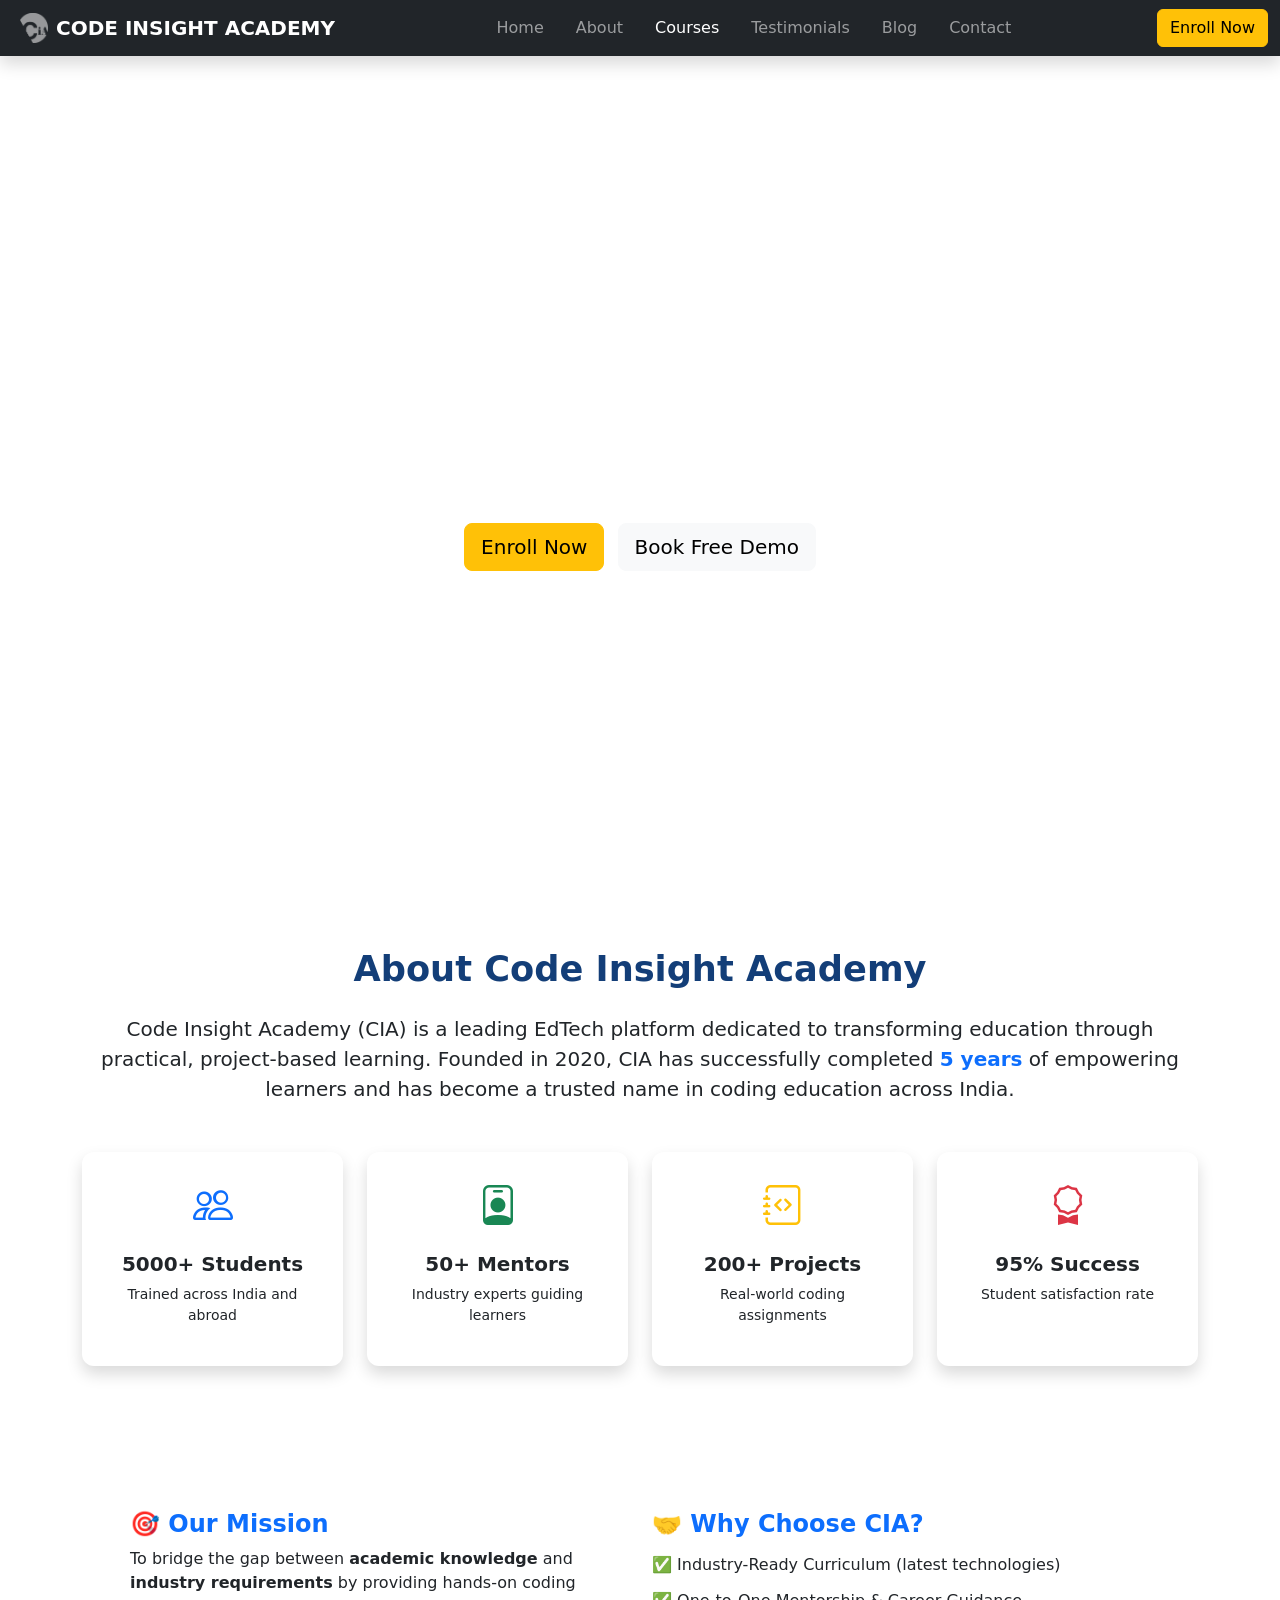
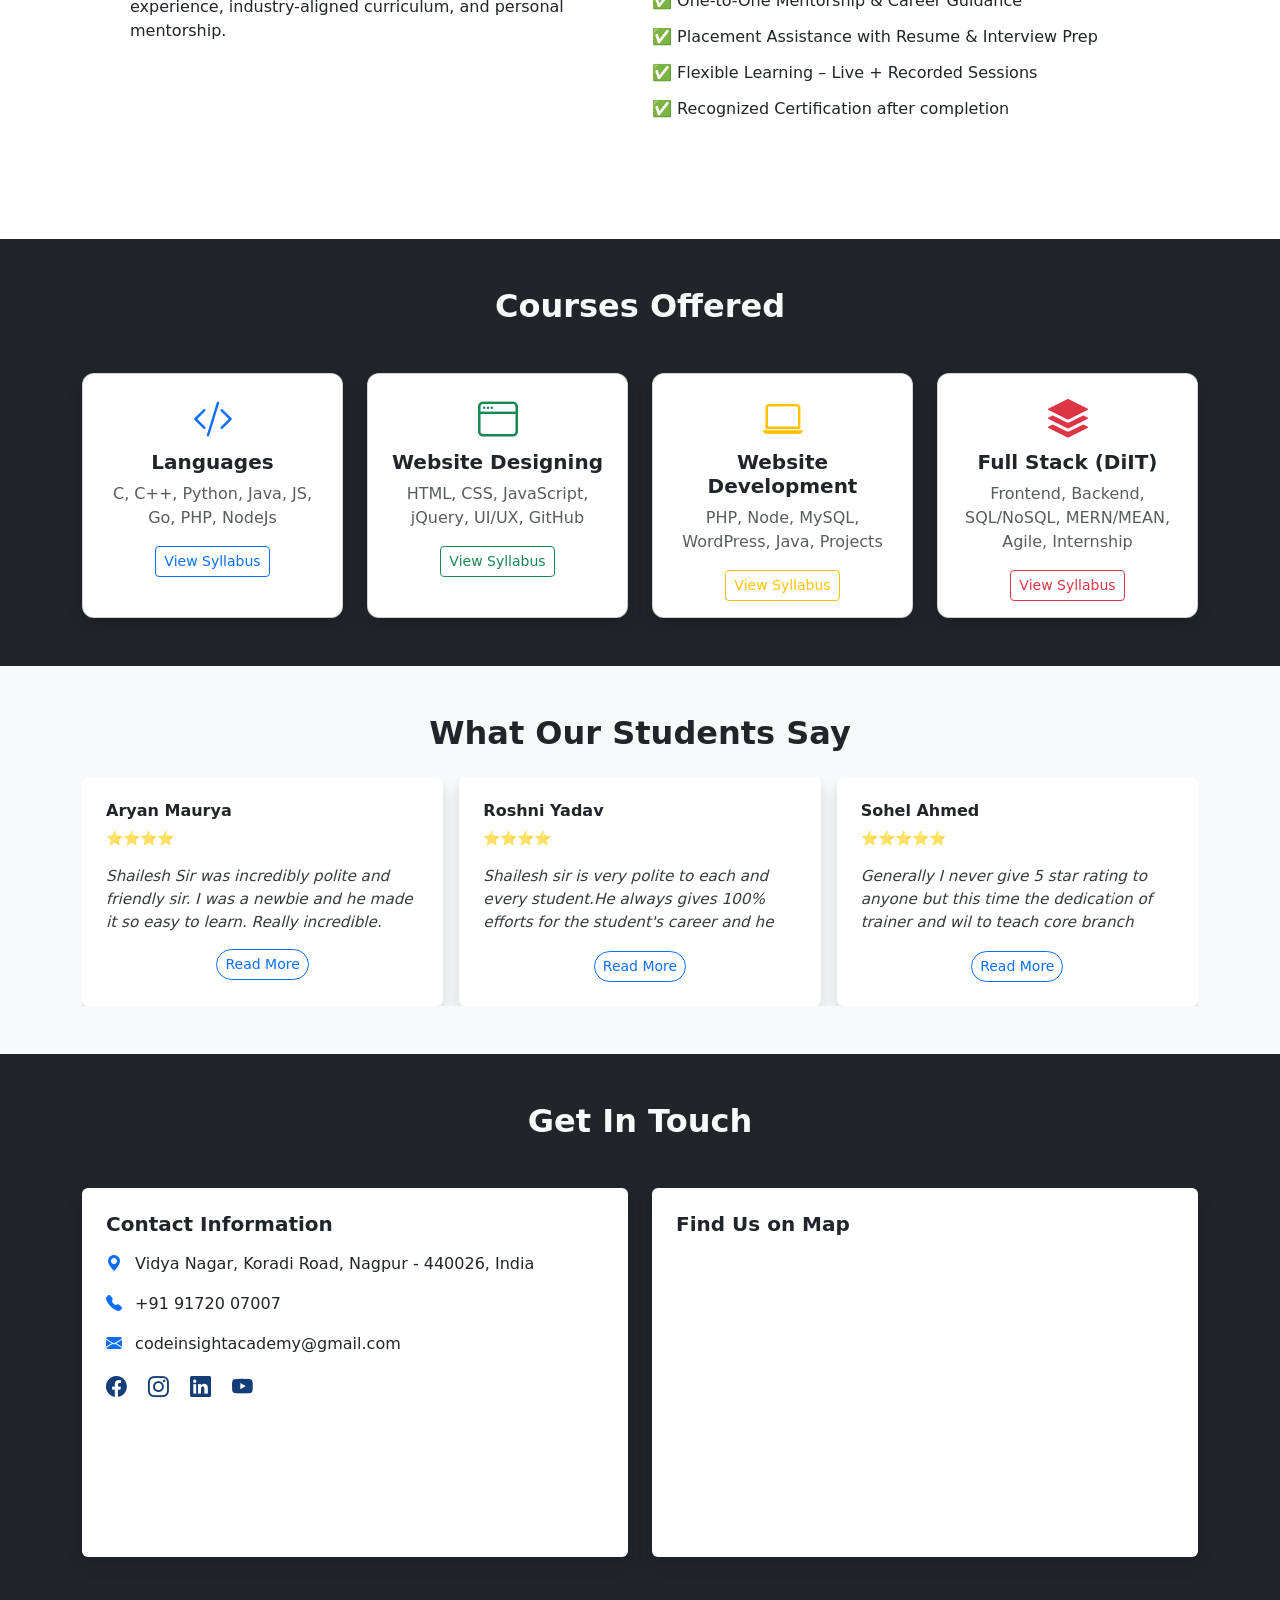
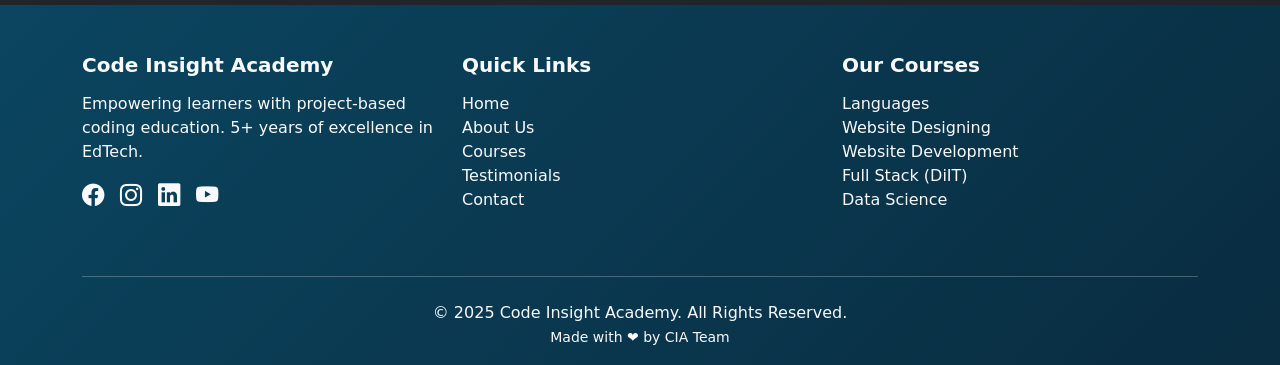
<file: index.html>
<!DOCTYPE html>
<html lang="en">
  <head>
    <meta charset="UTF-8" />
    <meta name="viewport" content="width=device-width, initial-scale=1.0" />
    <title>Code Insight Academy</title>
    <link
      href="https://cdn.jsdelivr.net/npm/bootstrap@5.3.3/dist/css/bootstrap.min.css"
      rel="stylesheet"
    />
    <link
      href="https://cdn.jsdelivr.net/npm/bootstrap-icons/font/bootstrap-icons.css"
      rel="stylesheet"
    />
    <link
      href="https://cdn.jsdelivr.net/npm/aos@2.3.4/dist/aos.css"
      rel="stylesheet"
    />
    <link
      rel="shortcut icon"
      href="images/cid 3d logo.png"
      type="image/x-icon"
    />

    <link rel="stylesheet" href="edtech.css" />
    <style></style>
  </head>
  <body data-bs-spy="scroll" data-bs-target=".navbar">
    <!-- Navbar -->
    <nav class="navbar navbar-expand-lg navbar-dark bg-dark fixed-top shadow">
      <div
        class="container-fluid d-flex justify-content-between align-items-center"
      >
        <a class="navbar-brand fw-bold d-flex align-items-center" href="#home">
          <img
            src="images/cid_white_logo-removebg-preview.png"
            class="mx-2"
            alt="CIA Logo"
            width="40"
          />
          <span class="brand-text">CODE INSIGHT ACADEMY</span>
        </a>
        <!-- <button
          class="navbar-toggler"
          type="button"
          data-bs-toggle="collapse"
          data-bs-target="#navbarNav"
        >
          <span class="navbar-toggler-icon"></span>
        </button> -->
        <button
          class="navbar-toggler ms-2"
          type="button"
          data-bs-toggle="collapse"
          data-bs-target="#navbarNav"
          aria-controls="navbarNav"
          aria-expanded="false"
          aria-label="Toggle navigation"
        >
          <span class="navbar-toggler-icon"></span>
          <span class="close-icon d-none">&times;</span>
        </button>
        <div
          class="collapse navbar-collapse justify-content-center"
          id="navbarNav"
        >
          <ul class="navbar-nav">
            <li class="nav-item">
              <a class="nav-link active mx-2" href="#home">Home</a>
            </li>
            <li class="nav-item">
              <a class="nav-link mx-2" href="#about">About</a>
            </li>
            <li class="nav-item">
              <a class="nav-link mx-2" href="#courses">Courses</a>
            </li>
            <li class="nav-item">
              <a class="nav-link mx-2" href="#testimonials">Testimonials</a>
            </li>
            <li class="nav-item">
              <a
                class="nav-link mx-2"
                href="https://codeinsightacademy.com/blog/"
                target="_blank"
                >Blog</a
              >
            </li>
            <li class="nav-item">
              <a class="nav-link mx-2" href="#contact">Contact</a>
            </li>
          </ul>
        </div>
        <a
          href="https://docs.google.com/forms/d/e/1FAIpQLSdNWrmI0T3VnkZnKbUlpdL-IkKOs66Gpd_SwZEwGHVkLuxMfg/viewform?usp=sharing&ouid=104345555902177284084"
          class="btn btn-warning d-none d-lg-block"
          target="_blank"
          >Enroll Now</a
        >
      </div>
    </nav>

    <!-- Hero -->
    <section id="home" class="hero d-flex align-items-center text-center">
      <div class="container">
        <div class="row justify-content-center">
          <div class="col-lg-8" data-aos="fade-up">
            <h1>
              Empowering Learners with <br />
              Practical Coding Skills
            </h1>
            <p>
              Master coding with real-world projects in Web Development, Data
              Science, and Cloud.
            </p>
            <a
              href="https://docs.google.com/forms/d/e/1FAIpQLSdNWrmI0T3VnkZnKbUlpdL-IkKOs66Gpd_SwZEwGHVkLuxMfg/viewform?usp=sharing&ouid=104345555902177284084"
              class="btn btn-warning btn-lg me-2"
              target="_blank"
              >Enroll Now</a
            >
            <a
              href="https://docs.google.com/forms/d/e/1FAIpQLSe5mOkIfuGwlxSipN7wy8RjZAWs56bjuON4bc5VNA5v5Nii7A/viewform?usp=sharing&ouid=104345555902177284084"
              class="btn btn-light btn-lg"
              target="_blank"
            >
              Book Free Demo
            </a>
          </div>
        </div>
      </div>
    </section>

    <!-- About Section -->
    <section class="about text-center py-5" id="about">
      <div class="container">
        <h2 class="mb-4 fw-bold" data-aos="fade-up">
          About Code Insight Academy
        </h2>
        <p class="lead mb-5" data-aos="fade-up" data-aos-delay="100">
          Code Insight Academy (CIA) is a leading EdTech platform dedicated to
          transforming education through
          <strong>practical, project-based learning</strong>. Founded in
          <strong>2020</strong>, CIA has successfully completed
          <span class="text-primary fw-bold">5 years</span> of empowering
          learners and has become a trusted name in coding education across
          India.
        </p>

        <!-- Stats Row -->
        <div class="row g-4 mb-5">
          <div class="col-md-3" data-aos="zoom-in">
            <div class="card shadow border-0 h-100 p-4">
              <i class="bi bi-people fs-1 text-primary mb-3"></i>
              <h5 class="fw-bold">5000+ Students</h5>
              <p class="small">Trained across India and abroad</p>
            </div>
          </div>
          <div class="col-md-3" data-aos="zoom-in" data-aos-delay="100">
            <div class="card shadow border-0 h-100 p-4">
              <i class="bi bi-person-badge fs-1 text-success mb-3"></i>
              <h5 class="fw-bold">50+ Mentors</h5>
              <p class="small">Industry experts guiding learners</p>
            </div>
          </div>
          <div class="col-md-3" data-aos="zoom-in" data-aos-delay="200">
            <div class="card shadow border-0 h-100 p-4">
              <i class="bi bi-journal-code fs-1 text-warning mb-3"></i>
              <h5 class="fw-bold">200+ Projects</h5>
              <p class="small">Real-world coding assignments</p>
            </div>
          </div>
          <div class="col-md-3" data-aos="zoom-in" data-aos-delay="300">
            <div class="card shadow border-0 h-100 p-4">
              <i class="bi bi-award fs-1 text-danger mb-3"></i>
              <h5 class="fw-bold">95% Success</h5>
              <p class="small">Student satisfaction rate</p>
            </div>
          </div>
        </div>

        <!-- Mission & Why Choose -->
        <div class="row text-start p-5">
          <div class="col-md-6 mt-5" data-aos="fade-right">
            <h4 class="fw-bold text-primary">🎯 Our Mission</h4>
            <p>
              To bridge the gap between <strong>academic knowledge</strong> and
              <strong>industry requirements</strong> by providing hands-on
              coding experience, industry-aligned curriculum, and personal
              mentorship.
            </p>
          </div>
          <div class="col-md-6 mt-5" data-aos="fade-left">
            <h4 class="fw-bold text-primary">🤝 Why Choose CIA?</h4>
            <ul class="list-unstyled">
              <li>✅ Industry-Ready Curriculum (latest technologies)</li>
              <li>✅ One-to-One Mentorship & Career Guidance</li>
              <li>✅ Placement Assistance with Resume & Interview Prep</li>
              <li>✅ Flexible Learning – Live + Recorded Sessions</li>
              <li>✅ Recognized Certification after completion</li>
            </ul>
          </div>
        </div>
      </div>
    </section>

    <!-- Courses Section -->
    <section id="courses" class="py-5 bg-dark text-light">
      <div class="container">
        <h2 class="text-center fw-bold mb-5" data-aos="fade-up">
          Courses Offered
        </h2>
        <div class="row g-4">
          <!-- Languages -->
          <div class="col-md-3" data-aos="zoom-in" data-aos-delay="100">
            <div class="card h-100 text-center shadow course-card">
              <div class="card-body">
                <i class="bi bi-code-slash fs-1 text-primary mb-3"></i>
                <h5 class="fw-bold">Languages</h5>
                <p class="text-muted">
                  C, C++, Python, Java, JS, Go, PHP, NodeJs
                </p>
                <button
                  class="btn btn-outline-primary btn-sm"
                  data-bs-toggle="modal"
                  data-bs-target="#languagesModal"
                >
                  View Syllabus
                </button>
              </div>
            </div>
          </div>

          <!-- Website Designing -->
          <div class="col-md-3" data-aos="zoom-in" data-aos-delay="200">
            <div class="card h-100 text-center shadow course-card">
              <div class="card-body">
                <i class="bi bi-window fs-1 text-success mb-3"></i>
                <h5 class="fw-bold">Website Designing</h5>
                <p class="text-muted">
                  HTML, CSS, JavaScript, jQuery, UI/UX, GitHub
                </p>
                <button
                  class="btn btn-outline-success btn-sm"
                  data-bs-toggle="modal"
                  data-bs-target="#designModal"
                >
                  View Syllabus
                </button>
              </div>
            </div>
          </div>

          <!-- Website Development -->
          <div class="col-md-3" data-aos="zoom-in" data-aos-delay="300">
            <div class="card h-100 text-center shadow course-card">
              <div class="card-body">
                <i class="bi bi-laptop fs-1 text-warning mb-3"></i>
                <h5 class="fw-bold">Website Development</h5>
                <p class="text-muted">
                  PHP, Node, MySQL, WordPress, Java, Projects
                </p>
                <button
                  class="btn btn-outline-warning btn-sm"
                  data-bs-toggle="modal"
                  data-bs-target="#developmentModal"
                >
                  View Syllabus
                </button>
              </div>
            </div>
          </div>

          <!-- Full Stack -->
          <div class="col-md-3" data-aos="zoom-in" data-aos-delay="400">
            <div class="card h-100 text-center shadow course-card">
              <div class="card-body">
                <i class="bi bi-stack fs-1 text-danger mb-3"></i>
                <h5 class="fw-bold">Full Stack (DiIT)</h5>
                <p class="text-muted">
                  Frontend, Backend, SQL/NoSQL, MERN/MEAN, Agile, Internship
                </p>
                <button
                  class="btn btn-outline-danger btn-sm"
                  data-bs-toggle="modal"
                  data-bs-target="#fullstackModal"
                >
                  View Syllabus
                </button>
              </div>
            </div>
          </div>
        </div>
      </div>
    </section>

    <!-- Languages Modal -->
    <div class="modal fade" id="languagesModal" tabindex="-1">
      <div class="modal-dialog modal-dialog-centered modal-dialog-scrollable">
        <div class="modal-content">
          <div class="modal-header bg-primary text-white">
            <h5 class="modal-title">Languages</h5>
            <button
              type="button"
              class="btn-close"
              data-bs-dismiss="modal"
            ></button>
          </div>
          <div class="modal-body">
            <h6 class="fw-bold">Core Programming</h6>
            <ul>
              <li>C, C++ – Fundamentals, OOP, Data Structures</li>
              <li>Java – OOP, Collections, Exception Handling</li>
              <li>Python – Basics to Advanced, File Handling, OOP</li>
            </ul>

            <h6 class="fw-bold mt-3">Web Technologies</h6>
            <ul>
              <li>HTML5, CSS3 – Semantic tags, Responsive design</li>
              <li>Bootstrap – Grid, Components, Customization</li>
              <li>JavaScript – ES6+, DOM, Events, Async/Await</li>
              <li>NodeJS – Basics, ExpressJS intro</li>
            </ul>

            <h6 class="fw-bold mt-3">Extra Technologies</h6>
            <ul>
              <li>GoLang – Basics & Concurrency</li>
              <li>PHP – Basics, Forms, MySQL Connection</li>
            </ul>
            <a href="https://codeinsightacademy.com/blog">
              <button class="btn btn-outline-primary btn-sm">
                View Details
              </button>
            </a>
          </div>
        </div>
      </div>
    </div>

    <!-- Website Designing Modal -->
    <div class="modal fade" id="designModal" tabindex="-1">
      <div class="modal-dialog modal-dialog-centered modal-dialog-scrollable">
        <div class="modal-content">
          <div class="modal-header bg-success text-white">
            <h5 class="modal-title">Website Designing</h5>
            <button
              type="button"
              class="btn-close"
              data-bs-dismiss="modal"
            ></button>
          </div>
          <div class="modal-body">
            <h6 class="fw-bold">Frontend Basics</h6>
            <ul>
              <li>HTML5 – Forms, Media, SEO tags</li>
              <li>CSS3 – Flexbox, Grid, Animations</li>
              <li>JavaScript – DOM Manipulation, Events</li>
            </ul>

            <h6 class="fw-bold mt-3">Advanced UI/UX</h6>
            <ul>
              <li>jQuery – DOM, AJAX, Effects</li>
              <li>UI/UX – Design Principles, Wireframes</li>
              <li>GitHub – Version Control Basics</li>
            </ul>
            <a
              href="https://codeinsightacademy.com/blog/html5-and-css3-contents/"
            >
              <button class="btn btn-outline-success btn-sm">
                View Details
              </button>
            </a>
          </div>
        </div>
      </div>
    </div>

    <!-- Website Development Modal -->
    <div class="modal fade" id="developmentModal" tabindex="-1">
      <div class="modal-dialog modal-dialog-centered modal-dialog-scrollable">
        <div class="modal-content">
          <div class="modal-header bg-warning text-dark">
            <h5 class="modal-title">Website Development</h5>
            <button
              type="button"
              class="btn-close"
              data-bs-dismiss="modal"
            ></button>
          </div>
          <div class="modal-body">
            <h6 class="fw-bold">Backend Development</h6>
            <ul>
              <li>PHP / NodeJS – APIs, Authentication</li>
              <li>Python / Java – Web frameworks basics</li>
            </ul>

            <h6 class="fw-bold mt-3">Frontend Development</h6>
            <ul>
              <li>HTML5, CSS3, JavaScript</li>
              <li>WordPress CMS Basics</li>
            </ul>

            <h6 class="fw-bold mt-3">Databases</h6>
            <ul>
              <li>MySQL – Queries, Joins, Indexing</li>
            </ul>

            <h6 class="fw-bold mt-3">Project Work</h6>
            <p>
              Students will create a **live website** as a capstone project.
            </p>
            <a href="https://codeinsightacademy.com/blog/javascript/">
              <button class="btn btn-outline-warning btn-sm">
                View Details
              </button>
            </a>
          </div>
        </div>
      </div>
    </div>

    <!-- Full Stack Modal -->
    <div class="modal fade" id="fullstackModal" tabindex="-1">
      <div class="modal-dialog modal-dialog-centered modal-dialog-scrollable">
        <div class="modal-content">
          <div class="modal-header bg-danger text-white">
            <h5 class="modal-title">DiIT (Full Stack)</h5>
            <button
              type="button"
              class="btn-close"
              data-bs-dismiss="modal"
            ></button>
          </div>
          <div class="modal-body">
            <h6 class="fw-bold">Frontend Development</h6>
            <ul>
              <li>HTML5 / CSS3 / JavaScript (ES6+)</li>
              <li>ReactJS Basics</li>
            </ul>

            <h6 class="fw-bold mt-3">Backend Development</h6>
            <ul>
              <li>NodeJS / ExpressJS</li>
              <li>Python Flask/Django or Java Spring Basics</li>
            </ul>

            <h6 class="fw-bold mt-3">Databases</h6>
            <ul>
              <li>SQL – MySQL, PostgreSQL</li>
              <li>NoSQL – MongoDB</li>
            </ul>

            <h6 class="fw-bold mt-3">Other Skills</h6>
            <ul>
              <li>MERN / MEAN Stack integration</li>
              <li>Agile & Scrum using Jira</li>
              <li>Resume Building + Mock Interviews</li>
              <li>Internship Program</li>
            </ul>
            <a
              href="https://codeinsightacademy.com/blog/programming/core-java-contents/"
            >
              <button class="btn btn-outline-danger btn-sm">
                View Details
              </button>
            </a>
          </div>
        </div>
      </div>
    </div>

    <!-- Testimonials Carousel -->
    <section id="testimonials" class="py-5 bg-light">
      <div class="container">
        <h2 class="text-center fw-bold mb-4">What Our Students Say</h2>

        <div
          id="reviewCarousel"
          class="carousel slide"
          data-bs-ride="carousel"
          data-bs-interval="5000"
        >
          <div class="carousel-inner">
            <!-- Slide 1 -->
            <div class="carousel-item active">
              <div class="row g-3">
                <div class="col-md-4">
                  <div class="p-4 bg-white shadow rounded h-100">
                    <h6 class="fw-bold">Aryan Maurya</h6>
                    <p class="text-muted small">⭐⭐⭐⭐</p>
                    <p class="testimonial-text">
                      Shailesh Sir was incredibly polite and friendly sir. I was
                      a newbie and he made it so easy to learn. Really
                      incredible.
                    </p>
                    <div class="text-center mt-2">
                      <button
                        class="btn btn-outline-primary btn-sm rounded-pill read-more"
                      >
                        Read More
                      </button>
                    </div>
                  </div>
                </div>
                <div class="col-md-4">
                  <div class="p-4 bg-white shadow rounded h-100">
                    <h6 class="fw-bold">Roshni Yadav</h6>
                    <p class="text-muted small">⭐⭐⭐⭐</p>
                    <p class="testimonial-text">
                      Shailesh sir is very polite to each and every student.He
                      always gives 100% efforts for the student's career and he
                      never make feel to anyone like a nothing.he always praise
                      the students.He is the best mentor
                    </p>
                    <div class="text-center mt-2">
                      <button
                        class="btn btn-outline-primary btn-sm rounded-pill read-more"
                      >
                        Read More
                      </button>
                    </div>
                  </div>
                </div>
                <div class="col-md-4">
                  <div class="p-4 bg-white shadow rounded h-100">
                    <h6 class="fw-bold">Sohel Ahmed</h6>
                    <p class="text-muted small">⭐⭐⭐⭐⭐</p>
                    <p class="testimonial-text">
                      Generally I never give 5 star rating to anyone but this
                      time the dedication of trainer and wil to teach core
                      branch students is even from basics is just praiseworthy.
                      I really find those training section helpful getting
                      friendly in full stack development course. Khushal Sir was
                      our class trainer .He really help to teach us from scratch
                      and individual doubt solving done by tushar,pratik and
                      sushant Sir was very helpful.
                    </p>
                    <div class="text-center mt-2">
                      <button
                        class="btn btn-outline-primary btn-sm rounded-pill read-more"
                      >
                        Read More
                      </button>
                    </div>
                  </div>
                </div>
              </div>
            </div>

            <!-- Slide 2 -->
            <div class="carousel-item">
              <div class="row g-3">
                <div class="col-md-4">
                  <div class="p-4 bg-white shadow rounded h-100">
                    <h6 class="fw-bold">Kamini Khandare</h6>
                    <p class="text-muted small">⭐⭐⭐⭐⭐</p>
                    <p class="testimonial-text">
                      He don't waste any single minite He has so much of
                      knowledge with him and he tried his best to give his 100%
                      to make it an efficient and beneficial workshop for
                      us...and thanks for it sir
                    </p>
                    <div class="text-center mt-2">
                      <button
                        class="btn btn-outline-primary btn-sm rounded-pill read-more"
                      >
                        Read More
                      </button>
                    </div>
                  </div>
                </div>
                <div class="col-md-4">
                  <div class="p-4 bg-white shadow rounded h-100">
                    <h6 class="fw-bold">Vishal Singh</h6>
                    <p class="text-muted small">⭐⭐⭐⭐⭐</p>
                    <p class="testimonial-text">
                      It was a 5 days long session with 6hrs of study each day
                      in Thakur College of Engineering and Technology. The
                      sessions were conducted smoothly. Professor Sailesh Sonare
                      sir's explanation was very good. He was able to clear our
                      doubts. It was a very interactive session. Thanks
                      Alot🙏🏻✨.
                    </p>
                    <div class="text-center mt-2">
                      <button
                        class="btn btn-outline-primary btn-sm rounded-pill read-more"
                      >
                        Read More
                      </button>
                    </div>
                  </div>
                </div>
                <div class="col-md-4">
                  <div class="p-4 bg-white shadow rounded h-100">
                    <h6 class="fw-bold">Shruti Amle</h6>
                    <p class="text-muted small">⭐⭐⭐⭐⭐</p>
                    <p class="testimonial-text">
                      - Informative and engaging sessions - Experienced trainers
                      and speakers - Hands-on activities and practical learning
                      - Opportunities for networking and collaboration.
                    </p>
                    <div class="text-center mt-2">
                      <button
                        class="btn btn-outline-primary btn-sm rounded-pill read-more"
                      >
                        Read More
                      </button>
                    </div>
                  </div>
                </div>
              </div>
            </div>
          </div>

          <!-- Controls -->
          <button
            class="carousel-control-prev"
            type="button"
            data-bs-target="#reviewCarousel"
            data-bs-slide="prev"
          >
            <span class="carousel-control-prev-icon"></span>
          </button>
          <button
            class="carousel-control-next"
            type="button"
            data-bs-target="#reviewCarousel"
            data-bs-slide="next"
          >
            <span class="carousel-control-next-icon"></span>
          </button>
        </div>
      </div>
    </section>

    <!-- Contact Section -->
    <section id="contact" class="py-5 bg-dark text-light">
      <div class="container">
        <h2 class="text-center fw-bold mb-5" data-aos="fade-up">
          Get In Touch
        </h2>
        <div class="row g-4">
          <!-- Contact Info -->
          <div class="col-md-6 text-dark" data-aos="fade-right">
            <div class="p-4 bg-white shadow rounded h-100">
              <h5 class="fw-bold mb-3 text-dark">Contact Information</h5>
              <p class="text-dark">
                <i class="bi bi-geo-alt-fill text-primary me-2"></i>
                Vidya Nagar, Koradi Road, Nagpur - 440026, India
              </p>
              <p>
                <i class="bi bi-telephone-fill text-primary me-2"></i>
                +91 91720 07007
              </p>
              <p>
                <i class="bi bi-envelope-fill text-primary me-2"></i>
                codeinsightacademy@gmail.com
              </p>
              <div class="mt-3">
                <a
                  href="https://www.facebook.com/share/17CwKqsnVi/"
                  class="social-icon me-3"
                  ><i class="bi bi-facebook"></i
                ></a>
                <a
                  href="https://www.instagram.com/codeinsightacademy?igsh=N3Bld2ZqbmFzcHJp"
                  class="social-icon me-3"
                  ><i class="bi bi-instagram"></i
                ></a>
                <a
                  href="https://www.linkedin.com/company/code-insight-academy/"
                  class="social-icon me-3"
                  ><i class="bi bi-linkedin"></i
                ></a>
                <a
                  href="https://www.youtube.com/@CodeInsightAcademy"
                  class="social-icon me-3"
                  ><i class="bi bi-youtube"></i
                ></a>
              </div>
            </div>
          </div>

          <!-- Google Map -->
          <div class="col-md-6 text-dark" data-aos="fade-left">
            <div class="p-4 bg-white shadow rounded h-100">
              <h5 class="fw-bold mb-3">Find Us on Map</h5>
              <div class="ratio ratio-16x9">
                <iframe
                  src="https://www.google.com/maps?q=Vidya+Nagar+Modern+School+Koradi+Road+Nagpur&output=embed"
                  allowfullscreen
                  loading="lazy"
                  referrerpolicy="no-referrer-when-downgrade"
                  style="border-radius: 8px"
                ></iframe>
              </div>
            </div>
          </div>
        </div>
      </div>
    </section>

    <!-- Footer -->
    <footer class="footer bg-dark text-light pt-5">
      <div class="container">
        <div class="row">
          <!-- About -->
          <div class="col-md-4 mb-4" data-aos="fade-up">
            <h5 class="fw-bold">Code Insight Academy</h5>
            <p>
              Empowering learners with project-based coding education. 5+ years
              of excellence in EdTech.
            </p>
            <div class="d-flex gap-3">
              <a
                href="https://www.facebook.com/share/17CwKqsnVi/"
                class="social-icon text-light"
                ><i class="bi bi-facebook"></i
              ></a>
              <a
                href="https://www.instagram.com/codeinsightacademy?igsh=N3Bld2ZqbmFzcHJp"
                class="social-icon text-light"
                ><i class="bi bi-instagram"></i
              ></a>
              <a
                href="https://www.linkedin.com/company/code-insight-academy/"
                class="social-icon text-light"
                ><i class="bi bi-linkedin"></i
              ></a>
              <a
                href="https://www.youtube.com/@CodeInsightAcademy"
                class="social-icon text-light"
                ><i class="bi bi-youtube"></i
              ></a>
            </div>
          </div>

          <!-- Quick Links -->
          <div class="col-md-4 mb-4" data-aos="fade-up" data-aos-delay="100">
            <h5 class="fw-bold">Quick Links</h5>
            <ul class="list-unstyled">
              <li>
                <a href="#home" class="text-light text-decoration-none">Home</a>
              </li>
              <li>
                <a href="#about" class="text-light text-decoration-none"
                  >About Us</a
                >
              </li>
              <li>
                <a href="#courses" class="text-light text-decoration-none"
                  >Courses</a
                >
              </li>
              <li>
                <a href="#testimonials" class="text-light text-decoration-none"
                  >Testimonials</a
                >
              </li>
              <li>
                <a href="#contact" class="text-light text-decoration-none"
                  >Contact</a
                >
              </li>
            </ul>
          </div>

          <!-- Courses -->
          <div class="col-md-4 mb-4" data-aos="fade-up" data-aos-delay="200">
            <h5 class="fw-bold">Our Courses</h5>
            <ul class="list-unstyled">
              <li>Languages</li>
              <li>Website Designing</li>
              <li>Website Development</li>
              <li>Full Stack (DiIT)</li>
              <li>Data Science</li>
            </ul>
          </div>
        </div>

        <hr class="my-4 text-light" />

        <div class="text-center pb-3">
          <p class="mb-0">© 2025 Code Insight Academy. All Rights Reserved.</p>
          <small>Made with ❤️ by CIA Team</small>
        </div>
      </div>
    </footer>

    <!-- Scripts -->
    <script src="https://cdn.jsdelivr.net/npm/bootstrap@5.3.3/dist/js/bootstrap.bundle.min.js"></script>
    <script src="https://cdn.jsdelivr.net/npm/aos@2.3.4/dist/aos.js"></script>
    <script src="edtech.js"></script>
  </body>
</html>
</file>
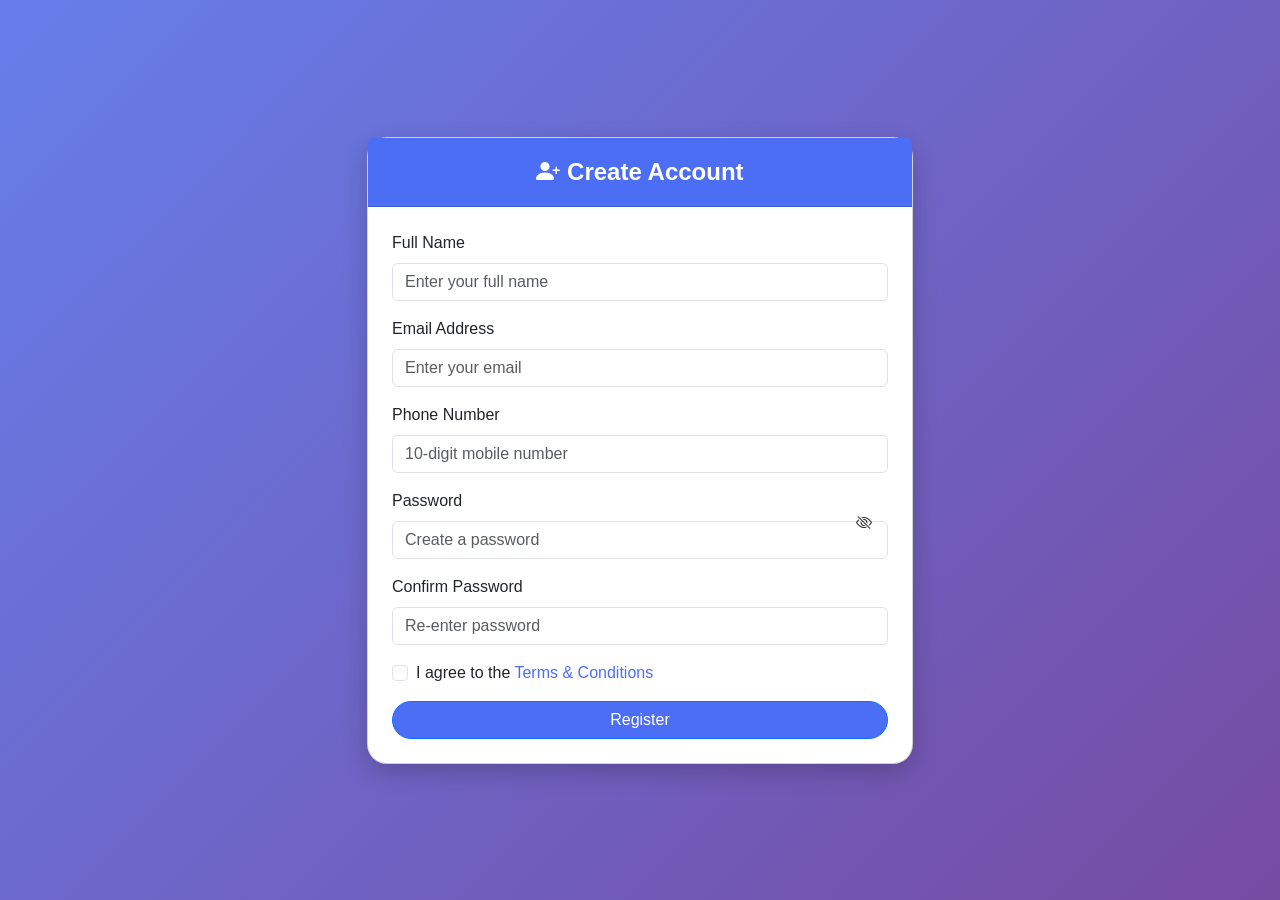
<file: registration.html>
<!DOCTYPE html>
<html lang="en">
  <head>
    <meta charset="UTF-8" />
    <meta name="viewport" content="width=device-width, initial-scale=1.0" />
    <title>Registration Form</title>
    <!-- Bootstrap CSS -->
    <link
      href="https://cdn.jsdelivr.net/npm/bootstrap@5.3.2/dist/css/bootstrap.min.css"
      rel="stylesheet"
    />
    <!-- Bootstrap Icons -->
    <link
      href="https://cdn.jsdelivr.net/npm/bootstrap-icons/font/bootstrap-icons.css"
      rel="stylesheet"
    />
    <style>
      body {
        background: linear-gradient(135deg, #667eea, #764ba2);
        font-family: "Poppins", sans-serif;
        display: flex;
        align-items: center;
        justify-content: center;
        height: 100vh;
      }
      .card {
        border-radius: 20px;
        box-shadow: 0 8px 25px rgba(0, 0, 0, 0.2);
        animation: slideIn 1s ease-in-out;
      }
      .card-header {
        background: #4c6ef5;
        color: #fff;
        text-align: center;
        font-size: 1.5rem;
        font-weight: 600;
        padding: 1rem;
        border-top-left-radius: 20px;
        border-top-right-radius: 20px;
      }
      .form-control:focus {
        border-color: #4c6ef5;
        box-shadow: 0 0 8px rgba(76, 110, 245, 0.5);
      }
      .btn-primary {
        background: #4c6ef5;
        border-radius: 50px;
        transition: all 0.3s ease;
      }
      .btn-primary:hover {
        background: #3b5bdb;
        transform: scale(1.05);
      }
      .form-check-label a {
        color: #4c6ef5;
        text-decoration: none;
      }
      .form-check-label a:hover {
        text-decoration: underline;
      }
      @keyframes slideIn {
        from {
          transform: translateY(-50px);
          opacity: 0;
        }
        to {
          transform: translateY(0);
          opacity: 1;
        }
      }
    </style>
  </head>
  <body>
    <div class="container">
      <div class="row justify-content-center">
        <div class="col-md-6">
          <div class="card">
            <div class="card-header">
              <i class="bi bi-person-plus-fill"></i> Create Account
            </div>
            <div class="card-body p-4">
              <form id="registrationForm" method="POST">
                <div class="mb-3">
                  <label class="form-label">Full Name</label>
                  <input
                    type="text"
                    class="form-control"
                    name="fullname"
                    placeholder="Enter your full name"
                    required
                  />
                </div>

                <div class="mb-3">
                  <label class="form-label">Email Address</label>
                  <input
                    type="email"
                    class="form-control"
                    name="email"
                    placeholder="Enter your email"
                    required
                  />
                </div>

                <div class="mb-3">
                  <label class="form-label">Phone Number</label>
                  <input
                    type="tel"
                    class="form-control"
                    name="phone"
                    placeholder="10-digit mobile number"
                    pattern="[0-9]{10}"
                    required
                  />
                </div>

                <div class="mb-3 position-relative">
                  <label class="form-label">Password</label>
                  <input
                    type="password"
                    class="form-control"
                    id="password"
                    name="password"
                    placeholder="Create a password"
                    required
                  />
                  <i
                    class="bi bi-eye-slash position-absolute top-50 end-0 translate-middle-y me-3"
                    id="togglePassword"
                    style="cursor: pointer"
                  ></i>
                </div>

                <div class="mb-3">
                  <label class="form-label">Confirm Password</label>
                  <input
                    type="password"
                    class="form-control"
                    name="confirmPassword"
                    placeholder="Re-enter password"
                    required
                  />
                </div>

                <div class="form-check mb-3">
                  <input
                    class="form-check-input"
                    type="checkbox"
                    name="terms"
                    required
                  />
                  <label class="form-check-label">
                    I agree to the <a href="#">Terms & Conditions</a>
                  </label>
                </div>

                <button type="submit" class="btn btn-primary w-100">
                  Register
                </button>
              </form>
            </div>
          </div>
        </div>
      </div>
    </div>

    <!-- Bootstrap JS -->
    <script src="https://cdn.jsdelivr.net/npm/bootstrap@5.3.2/dist/js/bootstrap.bundle.min.js"></script>
    <script>
      // Show/Hide Password
      const togglePassword = document.getElementById("togglePassword");
      const passwordField = document.getElementById("password");
      togglePassword.addEventListener("click", () => {
        const type =
          passwordField.getAttribute("type") === "password"
            ? "text"
            : "password";
        passwordField.setAttribute("type", type);
        togglePassword.classList.toggle("bi-eye");
      });

      document
        .getElementById("registrationForm")
        .addEventListener("submit", async function (event) {
          event.preventDefault();

          let formData = {
            fullname: this.fullname.value,
            email: this.email.value,
            phone: this.phone.value,
            password: this.password.value,
            confirmPassword: this.confirmPassword.value,
          };

          let response = await fetch("http://localhost:5000/register", {
            method: "POST",
            headers: { "Content-Type": "application/json" },
            body: JSON.stringify(formData),
          });

          let result = await response.json();
          alert(result.message);
        });
    </script>
  </body>
</html>
</file>
<file: edtech.css>
html,
body {
  overflow-x: hidden;
  width: 100%;
}
html {
  scroll-behavior: smooth;
}
img {
  opacity: 0.6;
}

.navbar-toggler .close-icon {
  font-size: 1.8rem;
  color: #fff;
  line-height: 1;
}

.navbar-brand img {
  width: 28px; /* Smaller logo */
}

/* Navbar tweaks for small devices */
@media (max-width: 767px) {
  .navbar-brand img {
    width: 25px; /* Smaller logo */
  }

  .navbar .brand-text {
    font-size: 1.1rem; /* Shrink brand text */
    white-space: nowrap; /* Prevent wrapping */
    max-width: 140px; /* Control text width */
    /* overflow: hidden; */
    /* text-overflow: ellipsis; Show ... if too long */
  }

  .navbar-toggler {
    margin-left: auto; /* Keep hamburger to the right */
  }
}

@media (max-width: 575px) {
  .navbar .brand-text {
    font-size: 0.9rem; /* Even smaller text on very small phones */
    max-width: 100px;
  }
}

/* <= 405px : shrink logo + text, keep FULL NAME */
@media (max-width: 405px) {
  .navbar-brand img {
    width: 20px; /* smaller logo */
  }

  .navbar .brand-text {
    font-size: 0.9rem; /* smaller text */
    white-space: nowrap; /* keep full text on one line */
  }

  .navbar-toggler {
    margin-left: auto; /* push hamburger to right */
    padding: 2px 6px; /* smaller button */
  }
}

/* <= 340px : shrink logo more + switch text to CIA */
@media (max-width: 340px) {
  .navbar-brand img {
    width: 20px; /* extra small logo */
  }

  .navbar .brand-text {
    font-size: 0; /* hide full text */
  }

  .navbar .brand-text::after {
    content: "CIA"; /* short version */
    font-size: 0.8rem; /* readable size */
  }
}

/* Hero */
.hero {
  background: url("https://cdn.pixabay.com/photo/2017/07/31/14/45/code-2558220_1280.jpg")
    no-repeat center center/cover;
  color: #fff;
  padding: 120px 0;
  min-height: 100vh; /* ensures full screen height */
  display: flex;
  align-items: center;
  justify-content: center;
}

.hero h1 {
  font-size: 2.8rem;
  font-weight: bold;
}

.hero p {
  font-size: 1.2rem;
  margin-bottom: 20px;
}

@keyframes float {
  0% {
    transform: translateY(0);
  }
  50% {
    transform: translateY(-10px);
  }
  100% {
    transform: translateY(0);
  }
}

.about h2 {
  font-size: 2.2rem;
  color: #133e78;
}
.about .card {
  border-radius: 12px;
  transition: transform 0.3s ease, box-shadow 0.3s ease;
}
.about .card:hover {
  transform: translateY(-8px);
  box-shadow: 0 8px 25px rgba(0, 0, 0, 0.15);
}
.about ul li {
  padding: 6px 0;
  font-size: 1rem;
}

/* Courses */
.course-card {
  transition: all 0.3s ease;
  border-radius: 12px;
}
.course-card:hover {
  transform: translateY(-8px);
  box-shadow: 0 8px 20px rgba(0, 0, 0, 0.2);
}

/* Testimonials */
.testimonial-card {
  border-radius: 15px;
  transition: transform 0.3s ease, box-shadow 0.3s ease;
}
.testimonial-card:hover {
  transform: translateY(-6px);
  box-shadow: 0 10px 25px rgba(0, 0, 0, 0.15);
}
.testimonial-text {
  font-style: italic;
  font-size: 0.95rem;
  max-height: 70px; /* collapsed height */
  overflow: hidden;
  text-overflow: ellipsis;
  transition: max-height 0.6s ease, opacity 0.6s ease;
  opacity: 0.9;
}

.testimonial-text.expanded {
  opacity: 1;
}

.read-more {
  font-weight: 500;
  cursor: pointer;
  transition: all 0.3s ease-in-out;
}

.read-more:hover {
  background-color: #0d6efd;
  color: #fff;
  transform: scale(1.05);
}

/* Contact */
/* #contact h2 {
  color: #133e78;
} */
#contact .form-control:focus {
  border-color: #133e78;
  box-shadow: 0 0 5px rgba(19, 62, 120, 0.5);
}
#contact .social-icon {
  font-size: 1.3rem;
  color: #133e78;
  transition: transform 0.3s ease, color 0.3s ease;
}
#contact .social-icon:hover {
  color: #ffc107;
  transform: scale(1.2);
}

/* Footer */
.footer {
  background: linear-gradient(135deg, #0b4560, #092c40);
}
.footer h5 {
  margin-bottom: 15px;
}
.footer a {
  color: #ddd;
  text-decoration: none;
  transition: color 0.3s ease;
}
.footer a:hover {
  color: #ffc107;
}
.social-icon {
  font-size: 1.4rem;
  color: #fff;
  transition: transform 0.3s ease, color 0.3s ease;
}
.social-icon:hover {
  transform: scale(1.2);
  color: #ffc107;
}
.newsletter-form input {
  border-radius: 20px 0 0 20px;
}
.newsletter-form button {
  border-radius: 0 20px 20px 0;
}
</file>
